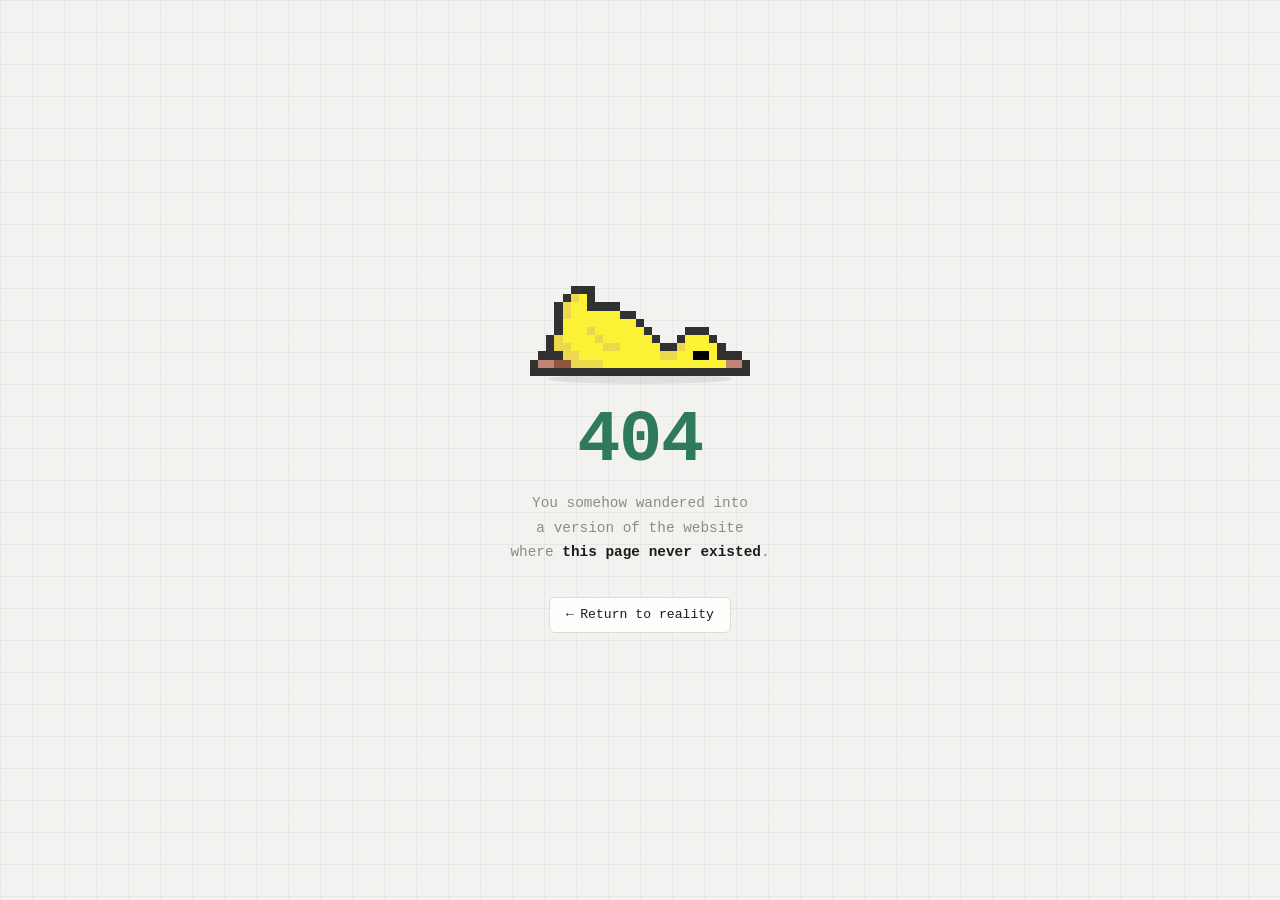
<file: 404/index.html>
<!doctype html>
<html lang="en">
  <head>
    <meta charset="UTF-8" />
    <meta
      name="viewport"
      content="width=device-width, initial-scale=1.0, maximum-scale=1.0, user-scalable=no, viewport-fit=cover"
    />
    <meta name="theme-color" content="#2f7a5c" />
    <link
      rel="icon"
      type="image/svg+xml"
      href="data:image/svg+xml,%3Csvg xmlns='http://www.w3.org/2000/svg' viewBox='0 0 64 64'%3E%3Crect width='64' height='64' rx='14' fill='%232f7a5c'/%3E%3Ctext x='9' y='43' font-family='monospace' font-weight='bold' font-size='28' fill='%23fdfdfc'%3E%3E_%3C/text%3E%3C/svg%3E"
    />
    <title>~$ 404</title>
    <meta name="description" content="page not found" />
    <style>
      :root {
        --bg: #f3f3f1;
        --card: #fdfdfc;
        --ink: #1c1c1a;
        --accent: #2f7a5c;
        --dim: #8c8c86;
        --line: #dcdcd6;
        --mono:
          "SFMono-Regular", Consolas, "Liberation Mono", Menlo, "Courier New",
          monospace;
      }

      * {
        box-sizing: border-box;
        -webkit-tap-highlight-color: transparent;
      }

      html,
      body {
        margin: 0;
        padding: 0;
        min-height: 100%;
        background: var(--bg);
        font-family: var(--mono);
        color: var(--ink);
      }

      body {
        position: relative;
        min-height: 100vh;
        display: flex;
        flex-direction: column;
        align-items: center;
        justify-content: center;
        text-align: center;
        cursor: none;
        padding: env(safe-area-inset-top) env(safe-area-inset-right)
          env(safe-area-inset-bottom) env(safe-area-inset-left);
      }

      @media (hover: none), (pointer: coarse) {
        body {
          cursor: auto;
        }
        .cursor-box,
        .cursor-caret {
          display: none !important;
        }
      }

      a {
        color: inherit;
      }

      /* ---------- background texture ---------- */
      .dotgrid {
        position: fixed;
        inset: 0;
        z-index: 0;
        pointer-events: none;
        background-image:
          linear-gradient(rgba(0, 0, 0, 0.045) 1px, transparent 1px),
          linear-gradient(90deg, rgba(0, 0, 0, 0.045) 1px, transparent 1px);
        background-size: 32px 32px;
      }

      .grain {
        position: fixed;
        inset: -50px;
        z-index: 1;
        pointer-events: none;
        opacity: 0.03;
        mix-blend-mode: multiply;
        background-image: url("data:image/svg+xml,%3Csvg xmlns='http://www.w3.org/2000/svg' width='120' height='120'%3E%3Cfilter id='n'%3E%3CfeTurbulence type='fractalNoise' baseFrequency='0.9' numOctaves='2' stitchTiles='stitch'/%3E%3C/filter%3E%3Crect width='100%25' height='100%25' filter='url(%23n)'/%3E%3C/svg%3E");
      }

      /* ---------- custom cursor ---------- */
      .cursor-caret {
        position: fixed;
        top: 50%;
        left: 50%;
        width: 6px;
        height: 6px;
        border-radius: 50%;
        background: var(--accent);
        pointer-events: none;
        z-index: 40;
        opacity: 0;
        transform: translate(-50%, -50%) scale(1);
        transition:
          transform 0.15s ease,
          opacity 0.15s ease;
      }
      .cursor-caret.ready {
        opacity: 1;
      }
      .cursor-caret.active {
        transform: translate(-50%, -50%) scale(1.8);
        opacity: 0.6;
      }

      .cursor-box {
        position: fixed;
        top: 50%;
        left: 50%;
        width: 30px;
        height: 30px;
        border-radius: 50%;
        border: 1.5px solid rgba(28, 28, 26, 0.28);
        pointer-events: none;
        z-index: 39;
        opacity: 0;
        transform: translate(-50%, -50%) scale(1);
        transition:
          width 0.25s cubic-bezier(0.16, 1, 0.3, 1),
          height 0.25s cubic-bezier(0.16, 1, 0.3, 1),
          border-color 0.25s ease,
          background-color 0.25s ease,
          opacity 0.2s ease;
      }
      .cursor-box.ready {
        opacity: 1;
      }
      .cursor-box.hover {
        width: 56px;
        height: 56px;
        border-color: rgba(47, 122, 92, 0.55);
        background-color: rgba(47, 122, 92, 0.06);
      }
      .cursor-box.active {
        width: 22px;
        height: 22px;
        border-color: rgba(47, 122, 92, 0.9);
      }

      .ripple {
        position: fixed;
        top: 0;
        left: 0;
        width: 14px;
        height: 14px;
        border-radius: 3px;
        border: 1px solid rgba(47, 122, 92, 0.5);
        pointer-events: none;
        z-index: 40;
        transform: translate(-50%, -50%) scale(1);
        opacity: 0.8;
        transition:
          transform 0.5s ease-out,
          opacity 0.5s ease-out;
      }

      /* ---------- content ---------- */
      .page {
        position: relative;
        z-index: 2;
        max-width: 460px;
        padding: 1.5rem;
        opacity: 0;
        animation: rise 0.6s ease forwards;
      }

      .duck-wrap {
        position: relative;
        margin: 0 auto 1.8rem;
        width: min(60vw, 220px);
        padding-top: 1.2rem;
      }

      .duck-img {
        display: block;
        width: 100%;
        height: auto;
        image-rendering: pixelated;
        image-rendering: crisp-edges;
      }

      .duck-shadow {
        position: absolute;
        left: 8%;
        right: 8%;
        bottom: -0.5rem;
        height: 10px;
        border-radius: 50%;
        background: rgba(0, 0, 0, 0.08);
      }

      .code {
        margin: 0 0 0.9rem;
        font-size: clamp(3rem, 14vw, 4.5rem);
        font-weight: 800;
        letter-spacing: -0.02em;
        line-height: 1;
        color: var(--accent);
      }

      .message {
        margin: 0 0 2rem;
        font-size: 0.9rem;
        line-height: 1.7;
        color: var(--dim);
      }

      .message strong {
        color: var(--ink);
        font-weight: 600;
      }

      .back-link {
        display: inline-flex;
        align-items: center;
        gap: 0.4rem;
        font-family: var(--mono);
        font-size: 0.82rem;
        color: var(--ink);
        text-decoration: none;
        padding: 0.6rem 1rem;
        border: 1px solid var(--line);
        border-radius: 6px;
        background: var(--card);
        transition:
          border-color 0.2s ease,
          color 0.2s ease,
          transform 0.2s ease;
      }

      .back-link:hover {
        border-color: var(--accent);
        color: var(--accent);
        transform: translateY(-2px);
      }

      .back-link .arrow {
        transition: transform 0.25s cubic-bezier(0.16, 1, 0.3, 1);
      }
      .back-link:hover .arrow {
        transform: translateX(-3px);
      }

      @keyframes rise {
        from {
          opacity: 0;
          transform: translateY(14px);
        }
        to {
          opacity: 1;
          transform: translateY(0);
        }
      }

      @keyframes bob {
        0%,
        100% {
          transform: translateY(0);
        }
        50% {
          transform: translateY(-4px);
        }
      }

      @keyframes zzz-float {
        0% {
          opacity: 0;
          transform: translate(0, 4px) scale(0.8);
        }
        15% {
          opacity: 1;
        }
        80% {
          opacity: 1;
        }
        100% {
          opacity: 0;
          transform: translate(6px, -14px) scale(1.1);
        }
      }

      .duck-anim {
        animation: bob 3.2s ease-in-out infinite;
        transform-origin: 50% 100%;
      }

      .zzz {
        position: absolute;
        top: -0.4rem;
        right: 4%;
        pointer-events: none;
      }
      .zzz span {
        position: absolute;
        top: 0;
        right: 0;
        font-family: var(--mono);
        font-weight: 700;
        color: var(--dim);
        opacity: 0;
      }
      .zzz .z1 {
        font-size: 0.95rem;
        animation: zzz-float 2.6s ease-in infinite;
      }
      .zzz .z2 {
        font-size: 0.7rem;
        animation: zzz-float 2.6s ease-in infinite;
        animation-delay: 0.65s;
      }
      .zzz .z3 {
        font-size: 0.5rem;
        animation: zzz-float 2.6s ease-in infinite;
        animation-delay: 1.3s;
      }

      @media (prefers-reduced-motion: reduce) {
        *,
        *::before,
        *::after {
          animation-duration: 0.001ms !important;
          transition-duration: 0.001ms !important;
        }
      }
    </style>
  </head>
  <body>
    <div class="dotgrid"></div>
    <div class="grain"></div>

    <div class="cursor-box" id="ring"></div>
    <div class="cursor-caret" id="dot"></div>

    <main class="page">
      <div class="duck-wrap">
        <div class="duck-shadow"></div>
        <img
          class="duck-img duck-anim"
          src="[data-uri]"
          alt="a sleepy pixel-art duck"
          width="27"
          height="11"
        />
        <div class="zzz">
          <span class="z1">z</span>
          <span class="z2">z</span>
          <span class="z3">z</span>
        </div>
      </div>

      <h1 class="code">404</h1>
      <p class="message">
        You somehow wandered into<br />
        a version of the website<br />
        where <strong>this page never existed</strong>.
      </p>

      <a class="back-link" href="/">
        <span class="arrow">←</span>
        <span>Return to reality</span>
      </a>
    </main>

    <script>
      const isCoarsePointer = window.matchMedia(
        "(hover: none), (pointer: coarse)",
      ).matches;

      const dot = document.getElementById("dot");
      const ring = document.getElementById("ring");
      let mouse = { x: window.innerWidth / 2, y: window.innerHeight / 2 };
      let ringPos = { x: mouse.x, y: mouse.y };

      function spawnRipple(x, y) {
        const r = document.createElement("div");
        r.className = "ripple";
        r.style.left = x + "px";
        r.style.top = y + "px";
        document.body.appendChild(r);
        requestAnimationFrame(() => {
          r.style.transform = "translate(-50%, -50%) scale(2.6)";
          r.style.opacity = "0";
        });
        setTimeout(() => r.remove(), 500);
      }

      if (!isCoarsePointer) {
        let cursorReady = false;

        window.addEventListener("pointermove", (e) => {
          if (e.pointerType && e.pointerType !== "mouse") return;
          mouse.x = e.clientX;
          mouse.y = e.clientY;
          dot.style.left = e.clientX + "px";
          dot.style.top = e.clientY + "px";
          if (!cursorReady) {
            cursorReady = true;
            ringPos.x = e.clientX;
            ringPos.y = e.clientY;
            ring.style.left = e.clientX + "px";
            ring.style.top = e.clientY + "px";
            dot.classList.add("ready");
            ring.classList.add("ready");
          }
        });

        document.querySelectorAll("a, button").forEach((el) => {
          el.addEventListener("pointerenter", (e) => {
            if (e.pointerType === "mouse") ring.classList.add("hover");
          });
          el.addEventListener("pointerleave", (e) => {
            if (e.pointerType === "mouse") ring.classList.remove("hover");
          });
        });

        window.addEventListener("pointerdown", (e) => {
          if (e.pointerType === "mouse") {
            ring.classList.add("active");
            dot.classList.add("active");
            spawnRipple(e.clientX, e.clientY);
          }
        });
        window.addEventListener("pointerup", () => {
          ring.classList.remove("active");
          dot.classList.remove("active");
        });

        function tickCursor() {
          if (cursorReady) {
            ringPos.x += (mouse.x - ringPos.x) * 0.18;
            ringPos.y += (mouse.y - ringPos.y) * 0.18;
            ring.style.left = ringPos.x + "px";
            ring.style.top = ringPos.y + "px";
          }
          requestAnimationFrame(tickCursor);
        }
        requestAnimationFrame(tickCursor);
      }
    </script>
  </body>
</html>
</file>
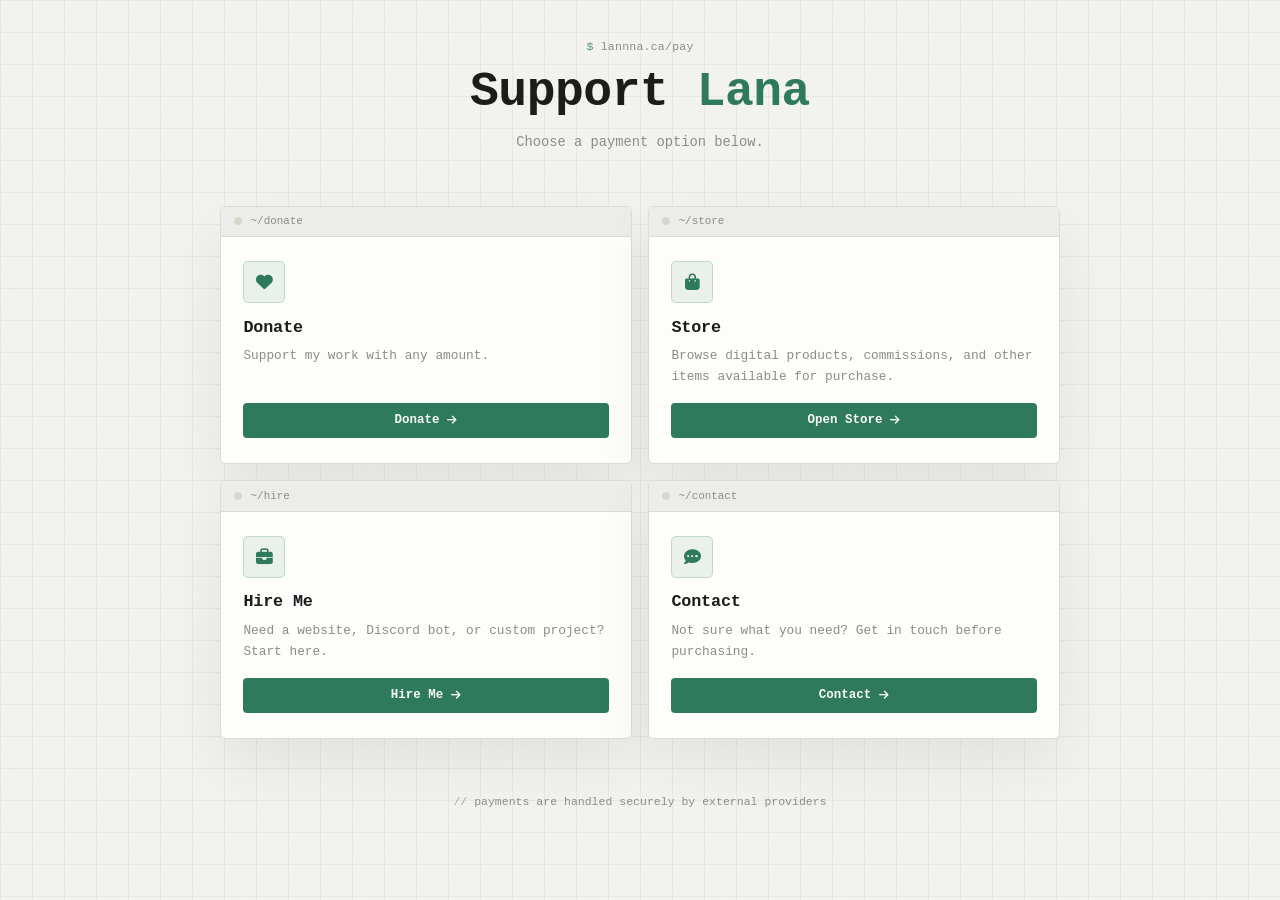
<file: pay/index.html>
<!doctype html>
<html lang="en">
  <head>
    <meta charset="UTF-8" />
    <meta
      name="viewport"
      content="width=device-width, initial-scale=1.0, viewport-fit=cover"
    />
    <meta name="theme-color" content="#f3f3f1" />
    <link
      rel="icon"
      type="image/svg+xml"
      href="data:image/svg+xml,%3Csvg xmlns='http://www.w3.org/2000/svg' viewBox='0 0 64 64'%3E%3Crect width='64' height='64' rx='14' fill='%232f7a5c'/%3E%3Ctext x='9' y='43' font-family='monospace' font-weight='bold' font-size='28' fill='%23fdfdfc'%3E%3E_%3C/text%3E%3C/svg%3E"
    />
    <title>~$ pay</title>
    <meta name="description" content="Support Lana — pick a payment option." />

    <!-- Font Awesome -->
    <link
      rel="stylesheet"
      href="https://cdnjs.cloudflare.com/ajax/libs/font-awesome/6.5.2/css/all.min.css"
      integrity="sha512-SnH5WK+bZxgPHs44uWIX+LLJAJ9/2PkPKZ5QiAj6Ta86w+fsb2TkcmfRyVX3pBnMFcV7oQPJkl9QevSCWr3W6A=="
      crossorigin="anonymous"
      referrerpolicy="no-referrer"
    />

    <style>
      :root {
        --bg: #f3f3f1;
        --card: #fdfdfc;
        --card-bar: #ececea;
        --ink: #1c1c1a;
        --accent: #2f7a5c;
        --accent-ink: #f6fbf8;
        --dim: #8c8c86;
        --line: #dcdcd6;
        --mono:
          "SFMono-Regular", Consolas, "Liberation Mono", Menlo, "Courier New",
          monospace;
      }

      * {
        box-sizing: border-box;
        -webkit-tap-highlight-color: transparent;
      }

      html {
        background: var(--bg);
      }

      body {
        margin: 0;
        min-height: 100vh;
        background: var(--bg);
        color: var(--ink);
        font-family: var(--mono);
        position: relative;
        cursor: none;
        padding: env(safe-area-inset-top) env(safe-area-inset-right)
          env(safe-area-inset-bottom) env(safe-area-inset-left);
      }

      /* Coarse-pointer / touch devices get the normal cursor + full interactivity */
      @media (hover: none), (pointer: coarse) {
        body {
          cursor: auto;
        }
        .cursor-box,
        .cursor-caret {
          display: none !important;
        }
      }

      a {
        color: inherit;
        text-decoration: none;
      }

      :focus-visible {
        outline: 2px solid var(--accent);
        outline-offset: 3px;
        border-radius: 4px;
      }

      /* ---------- Background texture ---------- */
      .dotgrid {
        position: fixed;
        inset: 0;
        z-index: 0;
        pointer-events: none;
        background-image:
          linear-gradient(rgba(0, 0, 0, 0.045) 1px, transparent 1px),
          linear-gradient(90deg, rgba(0, 0, 0, 0.045) 1px, transparent 1px);
        background-size: 32px 32px;
      }

      .grain {
        position: fixed;
        inset: -50px;
        z-index: 1;
        pointer-events: none;
        opacity: 0.03;
        mix-blend-mode: multiply;
        background-image: url("data:image/svg+xml,%3Csvg xmlns='http://www.w3.org/2000/svg' width='120' height='120'%3E%3Cfilter id='n'%3E%3CfeTurbulence type='fractalNoise' baseFrequency='0.9' numOctaves='2' stitchTiles='stitch'/%3E%3C/filter%3E%3Crect width='100%25' height='100%25' filter='url(%23n)'/%3E%3C/svg%3E");
      }

      /* ---------- Cursor: precise dot + trailing ring ---------- */
      .cursor-caret {
        position: fixed;
        top: 50%;
        left: 50%;
        width: 6px;
        height: 6px;
        border-radius: 50%;
        background: var(--accent);
        pointer-events: none;
        z-index: 40;
        opacity: 0;
        transform: translate(-50%, -50%) scale(1);
        transition:
          transform 0.15s ease,
          opacity 0.15s ease;
      }

      .cursor-caret.ready {
        opacity: 1;
      }

      .cursor-caret.active {
        transform: translate(-50%, -50%) scale(1.8);
        opacity: 0.6;
      }

      .cursor-box {
        position: fixed;
        top: 50%;
        left: 50%;
        width: 30px;
        height: 30px;
        border-radius: 50%;
        border: 1.5px solid rgba(28, 28, 26, 0.28);
        pointer-events: none;
        z-index: 39;
        opacity: 0;
        transform: translate(-50%, -50%) scale(1);
        transition:
          width 0.25s cubic-bezier(0.16, 1, 0.3, 1),
          height 0.25s cubic-bezier(0.16, 1, 0.3, 1),
          border-color 0.25s ease,
          background-color 0.25s ease,
          opacity 0.2s ease;
      }

      .cursor-box.ready {
        opacity: 1;
      }

      .cursor-box.hover {
        width: 64px;
        height: 64px;
        border-color: rgba(47, 122, 92, 0.55);
        background-color: rgba(47, 122, 92, 0.06);
      }

      .cursor-box.active {
        width: 22px;
        height: 22px;
        border-color: rgba(47, 122, 92, 0.9);
      }

      /* click ripple, same square-ring language as the rest of the site */
      .ripple {
        position: fixed;
        top: 0;
        left: 0;
        width: 14px;
        height: 14px;
        border-radius: 3px;
        border: 1px solid rgba(47, 122, 92, 0.5);
        pointer-events: none;
        z-index: 38;
        transform: translate(-50%, -50%) scale(1);
        opacity: 0.8;
        transition:
          transform 0.5s ease-out,
          opacity 0.5s ease-out;
      }

      /* ---------- Layout ---------- */
      .page {
        position: relative;
        z-index: 2;
        max-width: 880px;
        margin: 0 auto;
        padding: clamp(1.5rem, 5vw, 2.5rem) 1.25rem clamp(3rem, 6vw, 4.5rem);
      }

      .hero {
        text-align: center;
        margin-bottom: clamp(2.5rem, 6vw, 3.5rem);
        opacity: 0;
        animation: rise 0.6s ease forwards;
      }

      .hero-eyebrow {
        margin: 0 0 0.75rem;
        font-size: 0.72rem;
        letter-spacing: 0.02em;
        color: var(--dim);
      }

      .hero-eyebrow::before {
        content: "$ ";
        color: var(--accent);
        opacity: 0.8;
      }

      .hero-title {
        margin: 0;
        font-size: clamp(2rem, 7vw, 3rem);
        font-weight: 700;
        letter-spacing: -0.01em;
        line-height: 1.15;
      }

      .hero-title .accent {
        color: var(--accent);
      }

      .hero-subtitle {
        margin: 0.9rem 0 0;
        font-size: 0.86rem;
        color: var(--dim);
      }

      /* ---------- Cards ---------- */
      .options {
        display: grid;
        grid-template-columns: repeat(2, 1fr);
        gap: 1rem;
      }

      @media (max-width: 680px) {
        .options {
          grid-template-columns: 1fr;
        }
      }

      .pay-card {
        position: relative;
        display: flex;
        flex-direction: column;
        background: var(--card);
        border: 1px solid var(--line);
        border-radius: 6px;
        overflow: hidden;
        box-shadow: 0 24px 60px rgba(0, 0, 0, 0.07);
        opacity: 0;
        transform: translateY(14px);
        animation: rise 0.6s ease forwards;
        transition:
          transform 0.35s cubic-bezier(0.16, 1, 0.3, 1),
          box-shadow 0.35s ease,
          border-color 0.35s ease;
      }

      .pay-card:nth-child(1) {
        animation-delay: 0.05s;
      }
      .pay-card:nth-child(2) {
        animation-delay: 0.1s;
      }
      .pay-card:nth-child(3) {
        animation-delay: 0.15s;
      }
      .pay-card:nth-child(4) {
        animation-delay: 0.2s;
      }

      .pay-card:hover,
      .pay-card:focus-visible {
        transform: translateY(-5px);
        border-color: var(--accent);
        box-shadow: 0 32px 70px rgba(0, 0, 0, 0.1);
      }

      .pay-card:active {
        transform: translateY(-2px) scale(0.99);
      }

      .card-bar {
        display: flex;
        align-items: center;
        gap: 0.4rem;
        padding: 0.55rem 0.8rem;
        background: var(--card-bar);
        border-bottom: 1px solid var(--line);
        font-size: 0.68rem;
        color: var(--dim);
      }

      .card-bar .dot {
        width: 8px;
        height: 8px;
        border-radius: 50%;
        background: #d9d5cf;
      }

      .card-bar .path {
        margin-left: 0.15rem;
      }

      .card-body {
        display: flex;
        flex-direction: column;
        gap: 0.6rem;
        padding: 1.5rem 1.4rem 1.6rem;
        flex-grow: 1;
      }

      .card-icon {
        display: grid;
        place-items: center;
        width: 42px;
        height: 42px;
        border-radius: 5px;
        font-size: 1.05rem;
        color: var(--accent);
        background: rgba(47, 122, 92, 0.09);
        border: 1px solid rgba(47, 122, 92, 0.22);
      }

      .card-title {
        margin: 0.3rem 0 0;
        font-size: 1.05rem;
        font-weight: 700;
        letter-spacing: -0.01em;
      }

      .card-desc {
        margin: 0;
        font-size: 0.8rem;
        line-height: 1.6;
        color: var(--dim);
        flex-grow: 1;
      }

      .card-cta {
        position: relative;
        overflow: hidden;
        display: inline-flex;
        align-items: center;
        justify-content: center;
        gap: 0.5rem;
        margin-top: 0.4rem;
        padding: 0.65rem 1rem;
        font-family: var(--mono);
        font-size: 0.78rem;
        font-weight: 600;
        color: var(--accent-ink);
        background: var(--accent);
        border-radius: 4px;
        transition:
          filter 0.2s ease,
          transform 0.2s ease;
      }

      .card-cta i {
        font-size: 0.68rem;
        transition: transform 0.3s cubic-bezier(0.16, 1, 0.3, 1);
      }

      .pay-card:hover .card-cta,
      .pay-card:focus-visible .card-cta {
        filter: brightness(1.08);
      }

      .pay-card:hover .card-cta i,
      .pay-card:focus-visible .card-cta i {
        transform: translateX(3px);
      }

      /* ---------- Footer ---------- */
      .page-footer {
        margin-top: clamp(2.5rem, 6vw, 3.5rem);
        text-align: center;
        font-size: 0.72rem;
        color: var(--dim);
        opacity: 0;
        animation: rise 0.6s ease forwards;
        animation-delay: 0.3s;
      }

      .page-footer p {
        margin: 0;
      }

      .page-footer p::before {
        content: "// ";
        color: var(--dim);
        opacity: 0.7;
      }

      @keyframes rise {
        from {
          opacity: 0;
          transform: translateY(14px);
        }
        to {
          opacity: 1;
          transform: translateY(0);
        }
      }

      @media (prefers-reduced-motion: reduce) {
        *,
        *::before,
        *::after {
          animation-duration: 0.001ms !important;
          transition-duration: 0.001ms !important;
        }
      }
    </style>
  </head>
  <body>
    <div class="dotgrid"></div>
    <div class="grain"></div>

    <div class="cursor-box" id="ring"></div>
    <div class="cursor-caret" id="dot"></div>

    <main class="page">
      <header class="hero">
        <p class="hero-eyebrow">lannna.ca/pay</p>
        <h1 class="hero-title">Support <span class="accent">Lana</span></h1>
        <p class="hero-subtitle">Choose a payment option below.</p>
      </header>

      <section class="options" aria-label="Payment options">
        <a
          class="pay-card"
          data-link="donate"
          href="#"
          aria-describedby="donate-desc"
        >
          <div class="card-bar">
            <span class="dot"></span>
            <span class="path">~/donate</span>
          </div>
          <div class="card-body">
            <div class="card-icon">
              <i class="fa-solid fa-heart" aria-hidden="true"></i>
            </div>
            <h2 class="card-title">Donate</h2>
            <p class="card-desc" id="donate-desc">
              Support my work with any amount.
            </p>
            <span class="card-cta">
              <span>Donate</span>
              <i class="fa-solid fa-arrow-right" aria-hidden="true"></i>
            </span>
          </div>
        </a>

        <a
          class="pay-card"
          data-link="store"
          href="#"
          aria-describedby="store-desc"
        >
          <div class="card-bar">
            <span class="dot"></span>
            <span class="path">~/store</span>
          </div>
          <div class="card-body">
            <div class="card-icon">
              <i class="fa-solid fa-bag-shopping" aria-hidden="true"></i>
            </div>
            <h2 class="card-title">Store</h2>
            <p class="card-desc" id="store-desc">
              Browse digital products, commissions, and other items available
              for purchase.
            </p>
            <span class="card-cta">
              <span>Open Store</span>
              <i class="fa-solid fa-arrow-right" aria-hidden="true"></i>
            </span>
          </div>
        </a>

        <a
          class="pay-card"
          data-link="hire"
          href="#"
          aria-describedby="hire-desc"
        >
          <div class="card-bar">
            <span class="dot"></span>
            <span class="path">~/hire</span>
          </div>
          <div class="card-body">
            <div class="card-icon">
              <i class="fa-solid fa-briefcase" aria-hidden="true"></i>
            </div>
            <h2 class="card-title">Hire Me</h2>
            <p class="card-desc" id="hire-desc">
              Need a website, Discord bot, or custom project? Start here.
            </p>
            <span class="card-cta">
              <span>Hire Me</span>
              <i class="fa-solid fa-arrow-right" aria-hidden="true"></i>
            </span>
          </div>
        </a>

        <a
          class="pay-card"
          data-link="contact"
          href="#"
          aria-describedby="contact-desc"
        >
          <div class="card-bar">
            <span class="dot"></span>
            <span class="path">~/contact</span>
          </div>
          <div class="card-body">
            <div class="card-icon">
              <i class="fa-solid fa-comment-dots" aria-hidden="true"></i>
            </div>
            <h2 class="card-title">Contact</h2>
            <p class="card-desc" id="contact-desc">
              Not sure what you need? Get in touch before purchasing.
            </p>
            <span class="card-cta">
              <span>Contact</span>
              <i class="fa-solid fa-arrow-right" aria-hidden="true"></i>
            </span>
          </div>
        </a>
      </section>

      <footer class="page-footer">
        <p>payments are handled securely by external providers</p>
      </footer>
    </main>

    <script>
      /* ============================================================
         Configuration — every card pulls its destination from here.
         ============================================================ */
      const LINKS = {
        donate: "https://lanas-shop.fourthwall.com/pages/donate",
        store: "https://lanas-shop.fourthwall.com/pages/store",
        hire: "https://lanas-shop.fourthwall.com/pages/hire",
        contact: "https://lanas-shop.fourthwall.com/pages/contact",
      };

      (function () {
        "use strict";

        const isCoarsePointer = window.matchMedia(
          "(hover: none), (pointer: coarse)",
        ).matches;

        /* ---------- Custom cursor (mouse/trackpad only) ---------- */
        const dot = document.getElementById("dot");
        const ring = document.getElementById("ring");
        let mouse = { x: window.innerWidth / 2, y: window.innerHeight / 2 };
        let ringPos = { x: mouse.x, y: mouse.y };
        let cursorReady = false;

        if (!isCoarsePointer) {
          window.addEventListener("pointermove", (e) => {
            if (e.pointerType && e.pointerType !== "mouse") return;
            mouse.x = e.clientX;
            mouse.y = e.clientY;
            dot.style.left = e.clientX + "px";
            dot.style.top = e.clientY + "px";
            if (!cursorReady) {
              cursorReady = true;
              ringPos.x = e.clientX;
              ringPos.y = e.clientY;
              ring.style.left = e.clientX + "px";
              ring.style.top = e.clientY + "px";
              dot.classList.add("ready");
              ring.classList.add("ready");
            }
          });

          document.querySelectorAll(".pay-card, a, button").forEach((el) => {
            el.addEventListener("pointerenter", (e) => {
              if (e.pointerType === "mouse") ring.classList.add("hover");
            });
            el.addEventListener("pointerleave", (e) => {
              if (e.pointerType === "mouse") ring.classList.remove("hover");
            });
          });

          window.addEventListener("pointerdown", (e) => {
            if (e.pointerType === "mouse") {
              ring.classList.add("active");
              dot.classList.add("active");
            }
          });
          window.addEventListener("pointerup", () => {
            ring.classList.remove("active");
            dot.classList.remove("active");
          });

          (function follow() {
            if (cursorReady) {
              ringPos.x += (mouse.x - ringPos.x) * 0.18;
              ringPos.y += (mouse.y - ringPos.y) * 0.18;
              ring.style.left = ringPos.x + "px";
              ring.style.top = ringPos.y + "px";
            }
            requestAnimationFrame(follow);
          })();
        }

        /* ---------- Click ripple ---------- */
        function spawnRipple(x, y) {
          const r = document.createElement("div");
          r.className = "ripple";
          r.style.left = x + "px";
          r.style.top = y + "px";
          document.body.appendChild(r);
          requestAnimationFrame(() => {
            r.style.transform = "translate(-50%, -50%) scale(2.6)";
            r.style.opacity = "0";
          });
          setTimeout(() => r.remove(), 500);
        }

        window.addEventListener("pointerdown", (e) => {
          spawnRipple(e.clientX, e.clientY);
        });

        /* ---------- Cards: link config, navigation, keyboard ---------- */
        document.querySelectorAll(".pay-card[data-link]").forEach((card) => {
          const key = card.getAttribute("data-link");
          const url = LINKS[key];

          if (url) {
            card.setAttribute("href", url);
            card.setAttribute("rel", "noopener noreferrer");
          } else {
            card.setAttribute("aria-disabled", "true");
          }

          card.addEventListener("click", (event) => {
            if (!url) {
              event.preventDefault();
              console.warn(`No link configured for "${key}" in LINKS.`);
              return;
            }
            event.preventDefault();
            window.setTimeout(() => {
              window.open(url, "_blank", "noopener,noreferrer");
            }, 120);
          });

          card.addEventListener("keydown", (event) => {
            if (event.key === " " || event.key === "Spacebar") {
              event.preventDefault();
              card.click();
            }
          });
        });
      })();
    </script>
  </body>
</html>
</file>
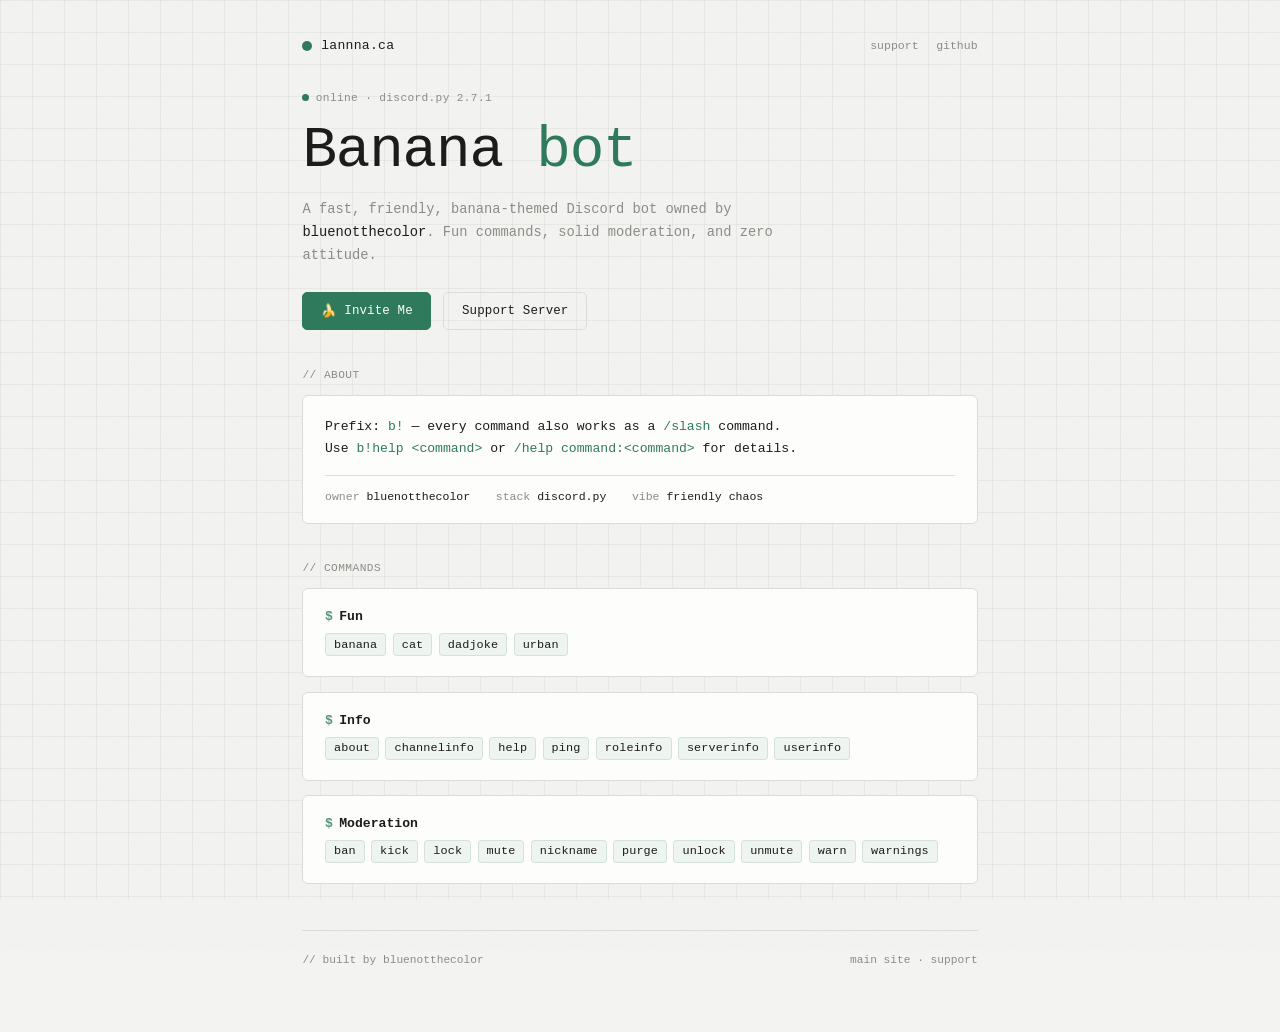
<file: banana.html>
<!doctype html>
<html lang="en">
  <head>
    <meta charset="UTF-8" />
    <meta
      name="viewport"
      content="width=device-width, initial-scale=1.0, maximum-scale=1.0, user-scalable=no, viewport-fit=cover"
    />
    <meta name="theme-color" content="#f3f3f1" />
    <link
      rel="icon"
      type="image/svg+xml"
      href="data:image/svg+xml,%3Csvg xmlns='http://www.w3.org/2000/svg' viewBox='0 0 64 64'%3E%3Crect width='64' height='64' rx='14' fill='%232f7a5c'/%3E%3Ctext x='12' y='44' font-family='monospace' font-weight='bold' font-size='32' fill='%23fdfdfc'%3E%F0%9F%8D%8C%3C/text%3E%3C/svg%3E"
    />
    <title>Banana — Discord Bot</title>
    <meta
      name="description"
      content="A fast, friendly, banana-themed Discord bot. Fun commands, moderation tools, and pure chaos energy."
    />
    <!-- Open Graph -->
    <meta property="og:type" content="website" />
    <meta property="og:site_name" content="Banana" />
    <meta property="og:title" content="Banana — Discord Bot" />
    <meta
      property="og:description"
      content="A fast, friendly, banana-themed Discord bot. Fun commands, moderation tools, and pure chaos energy."
    />
    <meta property="og:url" content="https://banana.lannna.ca/" />
    <meta property="og:image" content="https://www.lannna.ca/preview.png" />
    <!-- Twitter / X -->
    <meta name="twitter:card" content="summary_large_image" />
    <meta name="twitter:title" content="Banana — Discord Bot" />
    <meta
      name="twitter:description"
      content="A fast, friendly, banana-themed Discord bot. Fun commands, moderation tools, and pure chaos energy."
    />
    <meta name="twitter:image" content="https://www.lannna.ca/preview.png" />
    <meta name="theme-color" content="#2f7a5c" />
    <style>
      :root {
        --bg: #f3f3f1;
        --card: #fdfdfc;
        --ink: #1c1c1a;
        --accent: #2f7a5c;
        --dim: #8c8c86;
        --line: #dcdcd6;
        --mono:
          "SFMono-Regular", Consolas, "Liberation Mono", Menlo, "Courier New",
          monospace;
      }
      * {
        box-sizing: border-box;
        -webkit-tap-highlight-color: transparent;
      }
      html,
      body {
        margin: 0;
        padding: 0;
        min-height: 100%;
        background: var(--bg);
        overscroll-behavior: none;
        -webkit-user-select: none;
        user-select: none;
        -webkit-touch-callout: none;
      }
      body {
        position: relative;
        display: flex;
        flex-direction: column;
        align-items: center;
        font-family: var(--mono);
        cursor: none;
        padding: env(safe-area-inset-top) env(safe-area-inset-right)
          env(safe-area-inset-bottom) env(safe-area-inset-left);
      }
      @media (hover: none), (pointer: coarse) {
        body {
          cursor: auto;
        }
        .cursor-box,
        .cursor-caret {
          display: none !important;
        }
      }
      /* ---------- Background texture ---------- */
      .dotgrid {
        position: fixed;
        inset: 0;
        z-index: 0;
        pointer-events: none;
        background-image:
          linear-gradient(rgba(0, 0, 0, 0.045) 1px, transparent 1px),
          linear-gradient(90deg, rgba(0, 0, 0, 0.045) 1px, transparent 1px);
        background-size: 32px 32px;
      }
      .grain {
        position: fixed;
        inset: -50px;
        z-index: 1;
        pointer-events: none;
        opacity: 0.03;
        mix-blend-mode: multiply;
        background-image: url("data:image/svg+xml,%3Csvg xmlns='http://www.w3.org/2000/svg' width='120' height='120'%3E%3Cfilter id='n'%3E%3CfeTurbulence type='fractalNoise' baseFrequency='0.9' numOctaves='2' stitchTiles='stitch'/%3E%3C/filter%3E%3Crect width='100%25' height='100%25' filter='url(%23n)'/%3E%3C/svg%3E");
      }
      canvas {
        position: fixed;
        top: 0;
        left: 0;
        width: 100%;
        height: 100%;
        pointer-events: none;
        z-index: 2;
      }
      /* ---------- Cursor ---------- */
      .cursor-caret {
        position: fixed;
        top: 50%;
        left: 50%;
        width: 6px;
        height: 6px;
        border-radius: 50%;
        background: var(--accent);
        pointer-events: none;
        z-index: 8;
        opacity: 0;
        transform: translate(-50%, -50%) scale(1);
        transition:
          transform 0.15s ease,
          opacity 0.15s ease;
      }
      .cursor-caret.ready {
        opacity: 1;
      }
      .cursor-caret.active {
        transform: translate(-50%, -50%) scale(1.8);
        opacity: 0.6;
      }
      .cursor-box {
        position: fixed;
        top: 50%;
        left: 50%;
        width: 30px;
        height: 30px;
        border-radius: 50%;
        border: 1.5px solid rgba(28, 28, 26, 0.28);
        pointer-events: none;
        z-index: 7;
        opacity: 0;
        transform: translate(-50%, -50%) scale(1);
        transition:
          width 0.25s cubic-bezier(0.16, 1, 0.3, 1),
          height 0.25s cubic-bezier(0.16, 1, 0.3, 1),
          border-color 0.25s ease,
          background-color 0.25s ease,
          opacity 0.2s ease;
      }
      .cursor-box.ready {
        opacity: 1;
      }
      .cursor-box.hover {
        width: 56px;
        height: 56px;
        border-color: rgba(47, 122, 92, 0.55);
        background-color: rgba(47, 122, 92, 0.06);
      }
      .cursor-box.active {
        width: 22px;
        height: 22px;
        border-color: rgba(47, 122, 92, 0.9);
      }
      /* ---------- Layout ---------- */
      .page {
        position: relative;
        z-index: 3;
        width: 100%;
        max-width: 720px;
        padding: 2.4rem 1.4rem 4rem;
        display: flex;
        flex-direction: column;
        gap: 2.4rem;
      }
      /* ---------- Top bar ---------- */
      .topbar {
        display: flex;
        justify-content: space-between;
        align-items: center;
        gap: 1rem;
      }
      .brand {
        display: flex;
        align-items: center;
        gap: 0.55rem;
        text-decoration: none;
        color: var(--ink);
        font-size: 0.82rem;
        letter-spacing: 0.02em;
      }
      .brand-dot {
        width: 10px;
        height: 10px;
        border-radius: 50%;
        background: var(--accent);
        flex-shrink: 0;
      }
      .top-links {
        display: flex;
        gap: 1.1rem;
      }
      .top-links a {
        font-size: 0.72rem;
        color: var(--dim);
        text-decoration: none;
        border-bottom: 1px solid transparent;
        transition:
          color 0.2s ease,
          border-color 0.2s ease;
      }
      .top-links a:hover,
      .top-links a:focus-visible {
        color: var(--ink);
        border-color: var(--dim);
      }
      /* ---------- Hero ---------- */
      .hero {
        display: flex;
        flex-direction: column;
        align-items: flex-start;
        gap: 1.1rem;
      }
      .hero-badge {
        display: inline-flex;
        align-items: center;
        gap: 0.4rem;
        font-size: 0.7rem;
        color: var(--dim);
        letter-spacing: 0.03em;
      }
      .hero-badge::before {
        content: "";
        width: 7px;
        height: 7px;
        border-radius: 50%;
        background: var(--accent);
        animation: pulse 2s ease infinite;
      }
      @keyframes pulse {
        0%,
        100% {
          opacity: 1;
        }
        50% {
          opacity: 0.35;
        }
      }
      h1 {
        margin: 0;
        font-size: clamp(2.4rem, 9vw, 3.6rem);
        font-weight: 400;
        letter-spacing: -0.02em;
        color: var(--ink);
        line-height: 1.05;
      }
      h1 span {
        color: var(--accent);
      }
      .subtitle {
        margin: 0;
        font-size: 0.86rem;
        line-height: 1.65;
        color: var(--dim);
        max-width: 34rem;
      }
      .cta-row {
        display: flex;
        flex-wrap: wrap;
        gap: 0.75rem;
        margin-top: 0.4rem;
      }
      .btn {
        display: inline-flex;
        align-items: center;
        gap: 0.45rem;
        font-family: var(--mono);
        font-size: 0.78rem;
        letter-spacing: 0.01em;
        text-decoration: none;
        padding: 0.65rem 1.1rem;
        border-radius: 5px;
        border: 1px solid transparent;
        transition:
          background 0.2s ease,
          color 0.2s ease,
          border-color 0.2s ease,
          transform 0.15s ease;
        cursor: pointer;
        touch-action: manipulation;
      }
      .btn-primary {
        background: var(--accent);
        color: #fdfdfc;
        border-color: var(--accent);
      }
      .btn-primary:hover,
      .btn-primary:focus-visible {
        background: #266a4f;
        border-color: #266a4f;
      }
      .btn-ghost {
        background: transparent;
        color: var(--ink);
        border-color: var(--line);
      }
      .btn-ghost:hover,
      .btn-ghost:focus-visible {
        border-color: var(--dim);
        background: rgba(0, 0, 0, 0.02);
      }
      .btn:active {
        transform: scale(0.97);
      }
      /* ---------- Cards ---------- */
      .section {
        display: flex;
        flex-direction: column;
        gap: 0.9rem;
      }
      .section-label {
        font-size: 0.7rem;
        letter-spacing: 0.04em;
        color: var(--dim);
        text-transform: uppercase;
      }
      .card {
        background: var(--card);
        border: 1px solid var(--line);
        border-radius: 6px;
        padding: 1.25rem 1.35rem;
      }
      .card-title {
        margin: 0 0 0.55rem;
        font-size: 0.82rem;
        color: var(--ink);
        display: flex;
        align-items: center;
        gap: 0.4rem;
      }
      .card-title .prefix {
        color: var(--accent);
        opacity: 0.8;
      }
      .cmd-grid {
        display: flex;
        flex-wrap: wrap;
        gap: 0.4rem;
      }
      .cmd {
        display: inline-block;
        font-size: 0.74rem;
        color: var(--ink);
        background: rgba(47, 122, 92, 0.07);
        border: 1px solid rgba(47, 122, 92, 0.14);
        border-radius: 4px;
        padding: 0.22rem 0.5rem;
        letter-spacing: 0.01em;
      }
      .about-text {
        margin: 0;
        font-size: 0.82rem;
        line-height: 1.7;
        color: var(--ink);
      }
      .about-text .dim {
        color: var(--dim);
      }
      .about-meta {
        margin-top: 0.9rem;
        padding-top: 0.85rem;
        border-top: 1px solid var(--line);
        display: flex;
        flex-wrap: wrap;
        gap: 1rem 1.6rem;
        font-size: 0.72rem;
        color: var(--dim);
      }
      .about-meta strong {
        color: var(--ink);
        font-weight: 400;
      }
      /* ---------- Footer ---------- */
      footer {
        margin-top: 0.5rem;
        padding-top: 1.4rem;
        border-top: 1px solid var(--line);
        display: flex;
        flex-wrap: wrap;
        justify-content: space-between;
        gap: 0.8rem;
        font-size: 0.7rem;
        color: var(--dim);
      }
      footer a {
        color: var(--dim);
        text-decoration: none;
        border-bottom: 1px solid transparent;
        transition:
          color 0.2s ease,
          border-color 0.2s ease;
      }
      footer a:hover {
        color: var(--ink);
        border-color: var(--dim);
      }
      /* ---------- Responsive ---------- */
      @media (max-width: 480px) {
        .page {
          padding: 1.6rem 1.1rem 3.2rem;
          gap: 1.9rem;
        }
        .top-links {
          gap: 0.8rem;
        }
        h1 {
          font-size: clamp(2.1rem, 11vw, 2.8rem);
        }
      }
    </style>
  </head>
  <body>
    <div class="dotgrid"></div>
    <div class="grain"></div>
    <canvas id="trail"></canvas>
    <div class="cursor-box" id="ring"></div>
    <div class="cursor-caret" id="dot"></div>

    <div class="page">
      <!-- Top -->
      <div class="topbar">
        <a class="brand" href="https://www.lannna.ca/">
          <span class="brand-dot"></span>
          <span>lannna.ca</span>
        </a>
        <div class="top-links">
          <a href="https://discord.gg/ucTZH4qEgT" target="_blank" rel="noopener"
            >support</a
          >
          <a
            href="https://github.com/bluenotthecolor"
            target="_blank"
            rel="noopener"
            >github</a
          >
        </div>
      </div>

      <!-- Hero -->
      <section class="hero">
        <div class="hero-badge">online · discord.py 2.7.1</div>
        <h1>Banana <span>bot</span></h1>
        <p class="subtitle">
          A fast, friendly, banana-themed Discord bot owned by
          <strong style="color: var(--ink); font-weight: 400"
            >bluenotthecolor</strong
          >. Fun commands, solid moderation, and zero attitude.
        </p>
        <div class="cta-row">
          <!-- REPLACE THIS HREF with your real invite link -->
          <a
            class="btn btn-primary"
            href="https://discord.com/oauth2/authorize?client_id=YOUR_CLIENT_ID&permissions=8&scope=bot%20applications.commands"
            target="_blank"
            rel="noopener"
          >
            <span>🍌</span> Invite Me
          </a>
          <a
            class="btn btn-ghost"
            href="https://discord.gg/ucTZH4qEgT"
            target="_blank"
            rel="noopener"
          >
            Support Server
          </a>
        </div>
      </section>

      <!-- About -->
      <section class="section">
        <div class="section-label">// about</div>
        <div class="card">
          <p class="about-text">
            Prefix: <code style="color: var(--accent)">b!</code> — every command
            also works as a
            <code style="color: var(--accent)">/slash</code> command.<br />
            Use
            <code style="color: var(--accent)">b!help &lt;command&gt;</code> or
            <code style="color: var(--accent)"
              >/help command:&lt;command&gt;</code
            >
            for details.
          </p>
          <div class="about-meta">
            <span>owner <strong>bluenotthecolor</strong></span>
            <span>stack <strong>discord.py</strong></span>
            <span>vibe <strong>friendly chaos</strong></span>
          </div>
        </div>
      </section>

      <!-- Commands -->
      <section class="section">
        <div class="section-label">// commands</div>

        <div class="card">
          <h3 class="card-title"><span class="prefix">$</span> Fun</h3>
          <div class="cmd-grid">
            <span class="cmd">banana</span>
            <span class="cmd">cat</span>
            <span class="cmd">dadjoke</span>
            <span class="cmd">urban</span>
          </div>
        </div>

        <div class="card">
          <h3 class="card-title"><span class="prefix">$</span> Info</h3>
          <div class="cmd-grid">
            <span class="cmd">about</span>
            <span class="cmd">channelinfo</span>
            <span class="cmd">help</span>
            <span class="cmd">ping</span>
            <span class="cmd">roleinfo</span>
            <span class="cmd">serverinfo</span>
            <span class="cmd">userinfo</span>
          </div>
        </div>

        <div class="card">
          <h3 class="card-title"><span class="prefix">$</span> Moderation</h3>
          <div class="cmd-grid">
            <span class="cmd">ban</span>
            <span class="cmd">kick</span>
            <span class="cmd">lock</span>
            <span class="cmd">mute</span>
            <span class="cmd">nickname</span>
            <span class="cmd">purge</span>
            <span class="cmd">unlock</span>
            <span class="cmd">unmute</span>
            <span class="cmd">warn</span>
            <span class="cmd">warnings</span>
          </div>
        </div>
      </section>

      <!-- Footer -->
      <footer>
        <span>// built by bluenotthecolor</span>
        <span>
          <a href="https://www.lannna.ca/">main site</a>
          ·
          <a href="https://discord.gg/ucTZH4qEgT">support</a>
        </span>
      </footer>
    </div>

    <script>
      const isCoarsePointer = window.matchMedia(
        "(hover: none), (pointer: coarse)",
      ).matches;

      let mouse = { x: window.innerWidth / 2, y: window.innerHeight / 2 };

      // ---------- Cursor ----------
      const dot = document.getElementById("dot");
      const ring = document.getElementById("ring");
      let ringPos = { x: mouse.x, y: mouse.y };
      let cursorReady = false;

      if (!isCoarsePointer) {
        window.addEventListener("pointermove", (e) => {
          if (e.pointerType && e.pointerType !== "mouse") return;
          mouse.x = e.clientX;
          mouse.y = e.clientY;
          dot.style.left = e.clientX + "px";
          dot.style.top = e.clientY + "px";
          if (!cursorReady) {
            cursorReady = true;
            ringPos.x = e.clientX;
            ringPos.y = e.clientY;
            ring.style.left = e.clientX + "px";
            ring.style.top = e.clientY + "px";
            dot.classList.add("ready");
            ring.classList.add("ready");
          }
        });

        document.querySelectorAll("a, .btn, .cmd").forEach((el) => {
          el.addEventListener("pointerenter", (e) => {
            if (e.pointerType === "mouse") ring.classList.add("hover");
          });
          el.addEventListener("pointerleave", (e) => {
            if (e.pointerType === "mouse") ring.classList.remove("hover");
          });
        });

        window.addEventListener("pointerdown", (e) => {
          if (e.pointerType === "mouse") {
            ring.classList.add("active");
            dot.classList.add("active");
          }
        });
        window.addEventListener("pointerup", () => {
          ring.classList.remove("active");
          dot.classList.remove("active");
        });
      }

      window.addEventListener(
        "pointermove",
        (e) => {
          mouse.x = e.clientX;
          mouse.y = e.clientY;
        },
        { passive: true },
      );

      // ---------- Minimal pixel trail ----------
      const trailCanvas = document.getElementById("trail");
      const trailCtx = trailCanvas.getContext("2d");
      let W, H, DPR;

      function resizeCanvas() {
        DPR = Math.min(window.devicePixelRatio || 1, 2);
        W = window.innerWidth;
        H = window.innerHeight;
        trailCanvas.width = W * DPR;
        trailCanvas.height = H * DPR;
        trailCtx.setTransform(DPR, 0, 0, DPR, 0, 0);
      }
      resizeCanvas();
      window.addEventListener("resize", resizeCanvas);

      const trailParticles = [];
      const MAX_TRAIL = isCoarsePointer ? 40 : 140;
      let lastTX = null,
        lastTY = null;

      window.addEventListener(
        "pointermove",
        (e) => {
          const x = e.clientX,
            y = e.clientY;
          if (lastTX !== null) {
            const dist = Math.hypot(x - lastTX, y - lastTY);
            if (
              dist > 6 &&
              Math.random() < 0.55 &&
              trailParticles.length < MAX_TRAIL
            ) {
              trailParticles.push({
                x,
                y,
                vx: (Math.random() - 0.5) * 0.15,
                vy: (Math.random() - 0.5) * 0.15,
                life: 1,
                size: Math.random() * 2 + 1.8,
              });
            }
          }
          lastTX = x;
          lastTY = y;
        },
        { passive: true },
      );

      function drawTrail() {
        trailCtx.clearRect(0, 0, W, H);
        for (let i = trailParticles.length - 1; i >= 0; i--) {
          const p = trailParticles[i];
          p.x += p.vx;
          p.y += p.vy;
          p.life -= 0.045;
          if (p.life <= 0) {
            trailParticles.splice(i, 1);
            continue;
          }
          trailCtx.fillStyle = `rgba(47,122,92,${p.life * 0.32})`;
          const s = p.size * p.life;
          trailCtx.fillRect(p.x - s / 2, p.y - s / 2, s, s);
        }
      }

      function tick() {
        if (!isCoarsePointer && cursorReady) {
          ringPos.x += (mouse.x - ringPos.x) * 0.18;
          ringPos.y += (mouse.y - ringPos.y) * 0.18;
          ring.style.left = ringPos.x + "px";
          ring.style.top = ringPos.y + "px";
        }
        drawTrail();
        requestAnimationFrame(tick);
      }
      requestAnimationFrame(tick);
    </script>
  </body>
</html>
</file>
